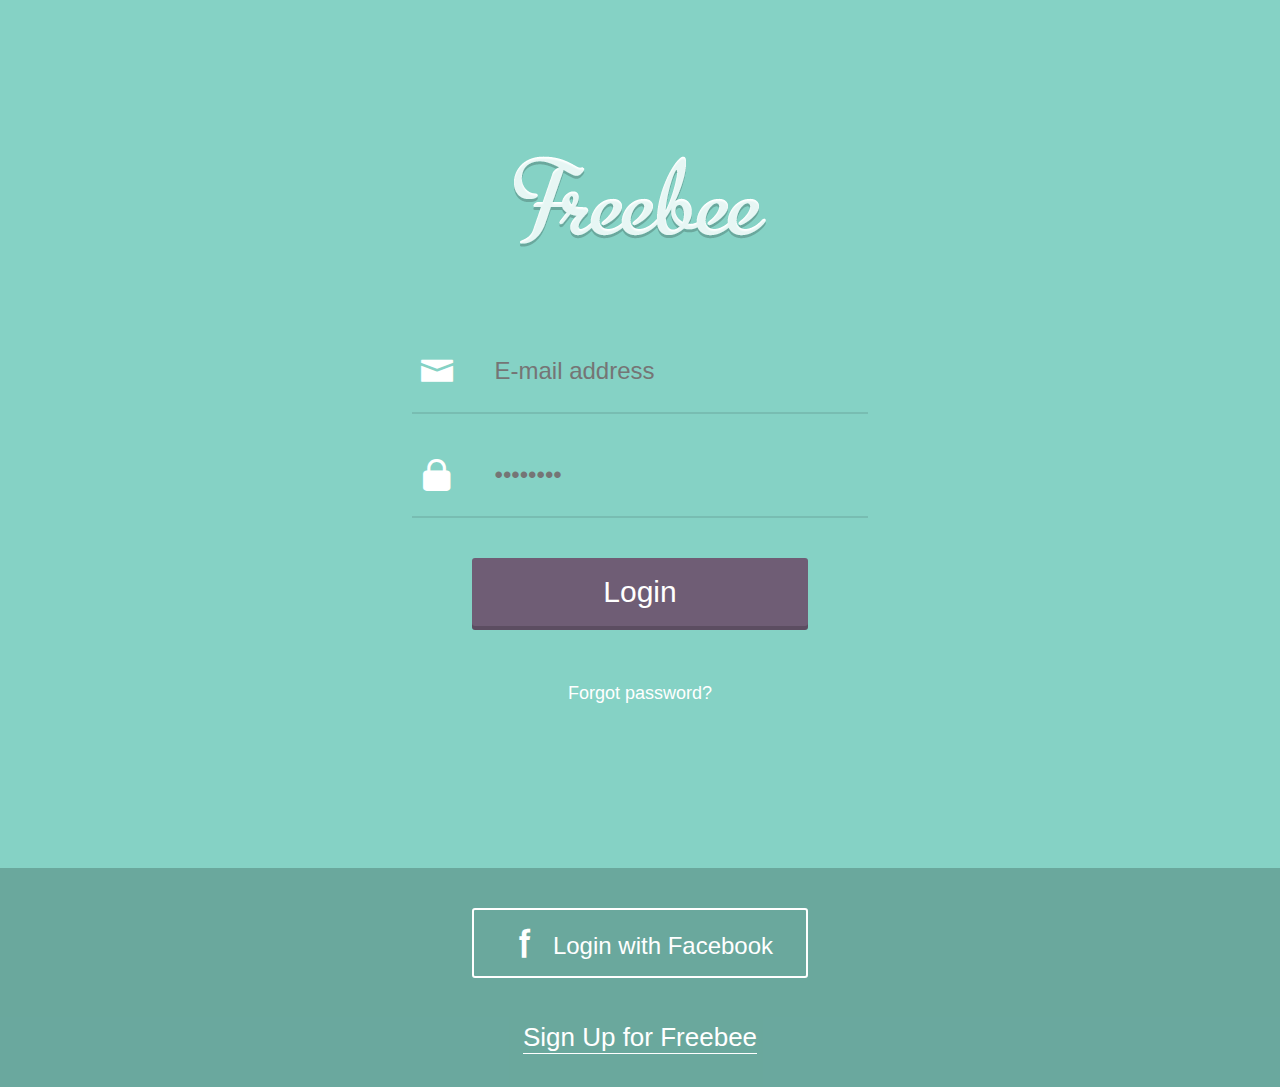
<file: Freebee/index.html>
<!DOCTYPE html>
<html lang="en">
<head>
	<meta charset="UTF-8" />
	<title>Free Bee</title>
	<link rel="stylesheet" href="./css/login.css" />
	<link rel="stylesheet" href="./css/all_freebee.css" />
	<link rel="stylesheet" href="./font/iconfont.css" />
	<meta id="viewport" name="viewport" content="width=640px,minimum-scale=1,maximum-scale=1">
	<script src="js/jquery-3.3.1.min.js"></script>
	<script src="js/possess.js"></script>
	<script>
		window.onload = window.onresize = function(){
			var view_width = document.getElementsByTagName('html')[0].getBoundingClientRect().width;

			var _html = document.getElementsByTagName('html')[0];
			view_width>640?_html.style.fontSize = 640 / 16 + 'px':_html.style.fontSize = view_width / 16 + 'px';
		}
		</script>
</head>
<body>
	<div class="Login_Top">
		<a href="###" class="logo">
			<h1>
				<img src="images/Freebee_logo.png" alt="" />
			</h1>
		</a>
		<div class="form">
			<form action="./feed.html" method="post">
				<div class="email">
					<span><i class="iconfont">&#xe641;</i></span>
					<input type="email" placeholder="E-mail address" />
				</div>
				<div class="paswd">
					<span><i class="iconfont">&#xe60e;</i></span>
					<input type="password" placeholder="••••••••" />
				</div>
				<div class="login">
					<a href="feed.html" target="_blank">Login</a>
				</div>
				<a href="###" class="forget">Forgot password?</a>
			</form>
		</div>
	</div>
	<div class="footer">
		<div class="fb_btn">
			<a href="###"><span class="iconfont">&#xe689;</span>Login with Facebook</a>
		</div>
		<div class="sign">
			<a href="###" class="sign_up">Sign Up for Freebee</a>
		</div>
	</div>
</body>
</html>
</file>
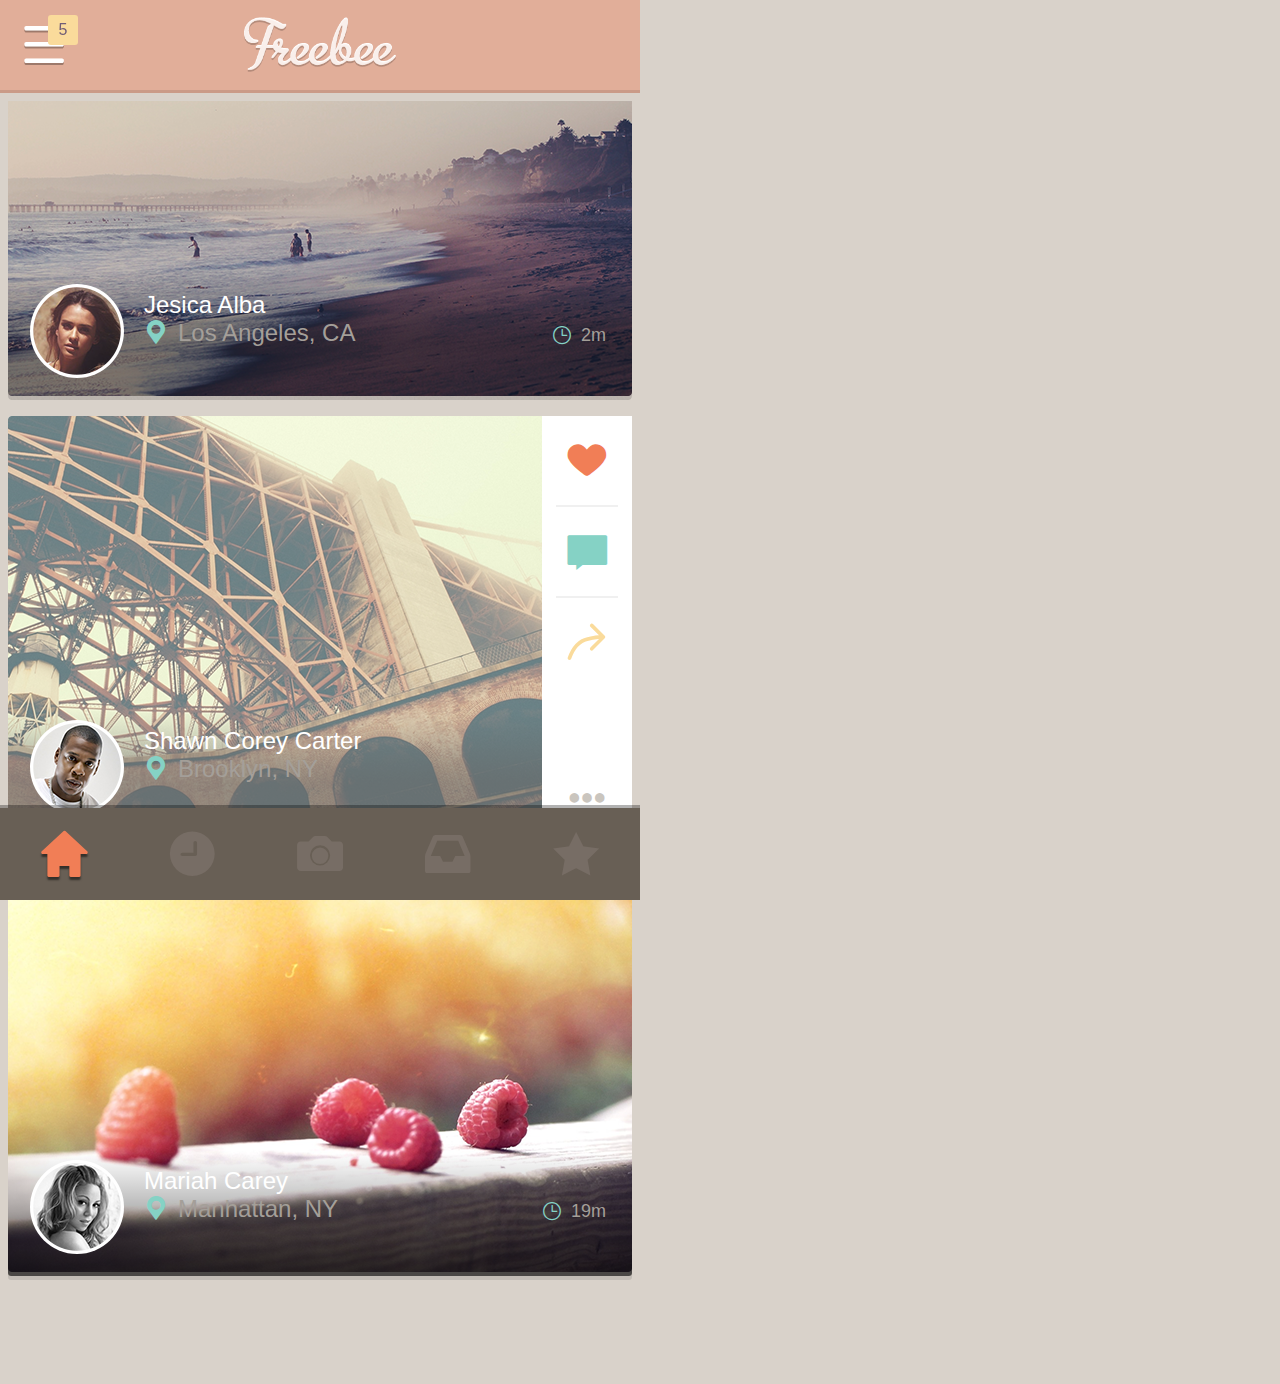
<file: Freebee/feed.html>
<!DOCTYPE html>
<html lang="en">
<head>
	<meta charset="UTF-8" />
	<title>Free Bee</title>
	<link rel="stylesheet" href="./css/feed.css" />
	<link rel="stylesheet" href="./css/all_freebee.css" />
	<link rel="stylesheet" href="./font/iconfont.css" />
	<meta id="viewport" name="viewport" content="width=640px,minimum-scale=1,maximum-scale=1">
	<script src="js/jquery-3.3.1.min.js"></script>
	<script src="js/possess.js"></script>
	<script>
		window.onload = window.onresize = function(){
			var view_width = document.getElementsByTagName('html')[0].getBoundingClientRect().width;

			var _html = document.getElementsByTagName('html')[0];
			view_width>640?_html.style.fontSize = 640 / 16 + 'px':_html.style.fontSize = view_width / 16 + 'px';
		}
	</script>
</head>
<body>
	<div class="cont">
		<div class="feed_menu">
			<div class="search">
				<a href="###" class="sear_btn">
					<i class="iconfont">&#xe608;</i>
				</a>
				<input type="text" class="search_in" placeholder="Search" />
			</div>
			<div class="resert">
				<div class="user">
					<img src="images/Layer 1.png" alt="" />
				</div>
				<a href="###" class="user_name">Carmen Electra</a>
				<div class="brief">
					<i class="iconfont">&#xe625;</i><span>Los Angeles, CA</span>
				</div>
				<div class="poins">
					<span class="active"></span>
					<span></span>
				</div>
			</div>
			<ul class="nav">
				<li class="act"><a href="###"><i class="iconfont">&#xe611;</i><span class="nav_t">Feed</span></a></li>
				<li><a href="###"><i class="iconfont">&#xe66f;</i><span class="nav_t">Explore</span></a><span class="tin">5</span></li>
				<li><a href="###"><i class="iconfont">&#xe628;</i><span class="nav_t">Friends</span></a></li>
				<li><a href="###"><i class="iconfont">&#xe614;</i><span class="nav_t">Rewards</span></a></li>
				<li><a href="###"><i class="iconfont">&#xe616;</i><span class="nav_t">Settings</span></a></li>
			</ul>
		</div>
		<div class="content">
			<div class="header">
				<div class="wrap">
					<a href="###" class="menu_btn">
						<i class="iconfont">&#xe603;</i>
						<span class="corner">5</span>
					</a>
					<div class="logo">
						<img src="images/Freebee_logo.png" alt="" />
					</div>
				</div>
			</div>
			<a href="profile.html">
			<div class="feed_img">
				<div class="overlay">
					<div class="outline">
						<img src="images/img.png" alt="" />
					</div>
					<div class="los">
						<p class="jes">Jesica Alba</p>
						<div class="ang clearfix">
							<div class="ang_text"><span class="iconfont">&#xe625;</span>Los Angeles, CA</div>
							<div class="ang_r"><span class="iconfont">&#xe7b9;</span><em>2m</em></div>
						</div>
					</div>
				</div>
			</div>
			</a>
			<a href="profile.html">
			<div class="feed_t">
				<div class="fed_left">
					<div class="overlay">
						<div class="outline">
							<img src="images/Layer 4.png" alt="" />
						</div>
						<div class="los">
							<p class="jes">Shawn Corey Carter</p>
							<div class="ang clearfix">
								<div class="ang_text"><span class="iconfont">&#xe625;</span>Brooklyn, NY</div>
							</div>
						</div>
					</div>
				</div>
				<div class="fed_r">
					<a href="###" class="it color1">
						<i class="iconfont">&#xe600;</i>
					</a>
					<a href="###" class="it color2">
						<i class="iconfont">&#xe626;</i>
					</a>
					<a href="###" class="it color3">
						<i class="iconfont">&#xe612;</i>
					</a>
					<a href="###" class="it color4">
						<i class="iconfont">&#xe621;</i>
					</a>
				</div>
			</div>
		</a>
		<a href="profile.html">
			<div class="feed_tr">
				<div class="overla">
					<div class="outline">
						<img src="images/Layer 6.png" alt="" />
					</div>
					<div class="los">
						<p class="jes">Mariah Carey</p>
						<div class="ang clearfix">
							<div class="ang_text"><span class="iconfont">&#xe625;</span>Manhattan, NY</div>
							<div class="ang_r"><span class="iconfont">&#xe7b9;</span><em>19m</em></div>
						</div>
					</div>
				</div>
			</div>
		</a>
			<div class="bo_nav">
				<ul class="nav_item">
					<li class="active"><a href="###"><i class="iconfont">&#xe622;</i></a></li>
					<li><a href="###"><i class="iconfont">&#xe62d;</i></a></li>
					<li><a href="###"><i class="iconfont">&#xe649;</i></a></li>
					<li><a href="###"><i class="iconfont">&#xe638;</i></a></li>
					<li><a href="###"><i class="iconfont">&#xe645;</i></a></li>
				</ul>
			</div>
		</div>
	</div>
</body>
</html>
</file>
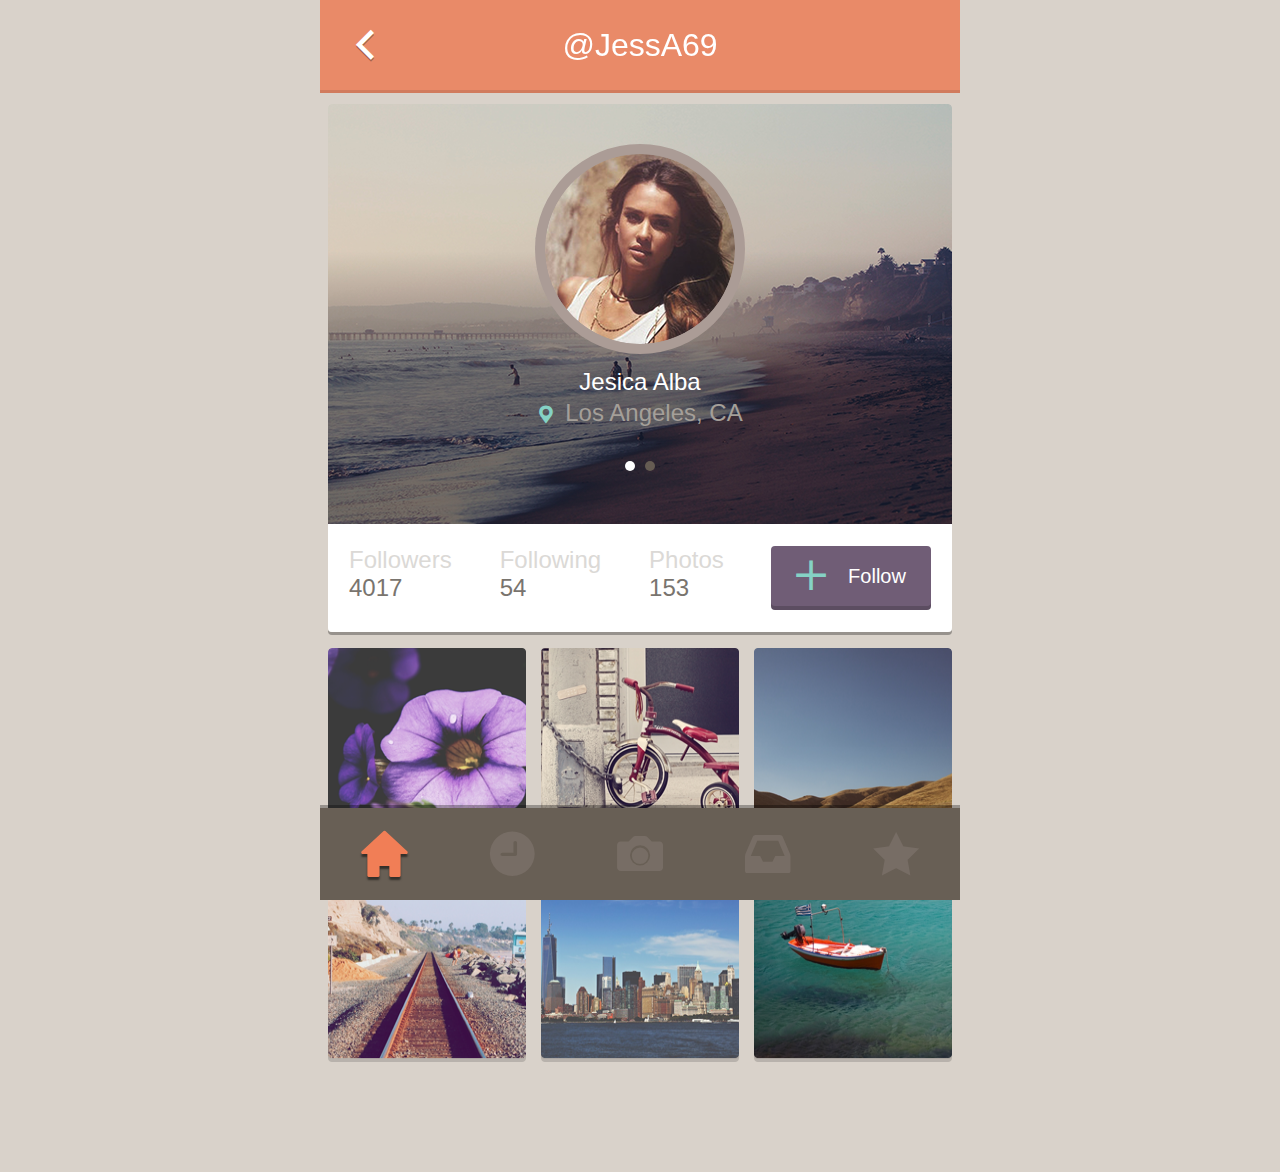
<file: Freebee/profile.html>
<!DOCTYPE html>
<html lang="en">
<head>
	<meta charset="UTF-8" />
	<title>Free Bee</title>
	<link rel="stylesheet" href="./css/file.css" />
	<link rel="stylesheet" href="./css/all_freebee.css" />
	<link rel="stylesheet" href="./font/iconfont.css" />
	<meta id="viewport" name="viewport" content="width=640px,minimum-scale=1,maximum-scale=1">
	<script src="js/jquery-3.3.1.min.js"></script>
	<script src="js/possess.js"></script>
	<script>
		window.onload = window.onresize = function(){
			var view_width = document.getElementsByTagName('html')[0].getBoundingClientRect().width;

			var _html = document.getElementsByTagName('html')[0];
			view_width>640?_html.style.fontSize = 640 / 16 + 'px':_html.style.fontSize = view_width / 16 + 'px';
		}
	</script>
</head>
<body>
	<div class="content">
		<div class="header">
			<div class="wrap">
				<a href="feed.html" class="fanhui">
					<i class="iconfont">&#xe93c;</i>
				</a>
				<div class="logo">
					<a href="###">@JessA69</a>
				</div>
			</div>
		</div>
		<div class="feed_f">
			<div class="feedf_img">
				<div class="use">
					<div class="user">
						<img src="images/imgf.png" alt="" />
					</div>
				</div>
				<a href="###" class="user_name">Jesica Alba</a>
				<p class="trip"><span class="iconfont">&#xe625;</span>Los Angeles, CA</p>
				<div class="poins">
					<span class="active"></span>
					<span></span>
				</div>
			</div>
			<div class="foll">
				<ul class="follow_item">
					<li>
						<p>Followers</p>
						<em>4017</em>
					</li>
					<li>
						<p>Following</p>
						<em>54</em>
					</li>
					<li>
						<p>Photos</p>
						<em>153</em>
					</li>
				</ul>
				<a href="###" class="btn"><span class="iconfont">&#xe93e;</span>Follow</a>
			</div>
		</div>
		<div class="feed_tr">
			<ul class="fed_img">
				<li><a href="###">
					<img src="images/Layer_1.png" alt="" />
				</a></li>
				<li><a href="###">
					<img src="images/Layer_2.png" alt="" />
				</a></li>
				<li><a href="###">
					<img src="images/Layer_3.png" alt="" />
				</a></li>
				<li><a href="###">
					<img src="images/Layer_4.png" alt="" />
				</a></li>
				<li><a href="###">
					<img src="images/Layer_5.png" alt="" />
				</a></li>
				<li><a href="###">
					<img src="images/Layer_6.png" alt="" />
				</a></li>
			</ul>
		</div>
		<div class="bo_nav">
				<ul class="nav_item">
					<li class="active"><a href="###"><i class="iconfont">&#xe622;</i></a></li>
					<li><a href="###"><i class="iconfont">&#xe62d;</i></a></li>
					<li><a href="###"><i class="iconfont">&#xe649;</i></a></li>
					<li><a href="###"><i class="iconfont">&#xe638;</i></a></li>
					<li><a href="###"><i class="iconfont">&#xe645;</i></a></li>
				</ul>
			</div>
	</div>
</body>
</html>
</file>
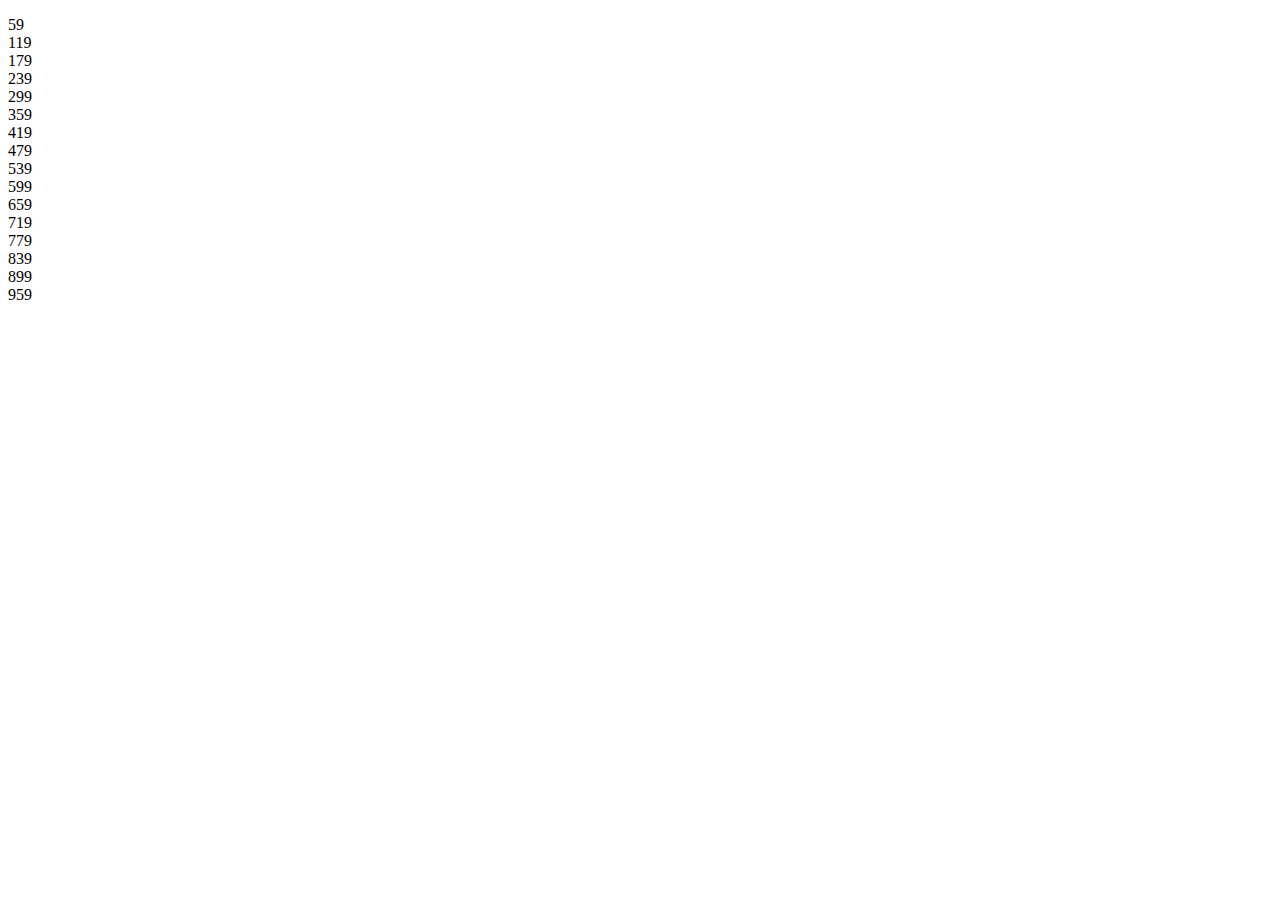
<file: Freebee/css/1.html>
<!DOCTYPE html>
<html lang="en">
<head>
	<meta charset="UTF-8" />
	<title>Document</title>
	<style>
		p{
			color: #000;
		}
	</style>
</head>
<body>
	<p id="th"></p>
	<script>
		th = document.getElementById('th');
		var i =0;
		for (var i =0 ; i<=1000;i++) {
		if(i%5==4&&i%4==3&&i%3==2){
			document.write(i+'<'+'br'+'>')
		}
		}
	</script>
</body>
</html>
</file>
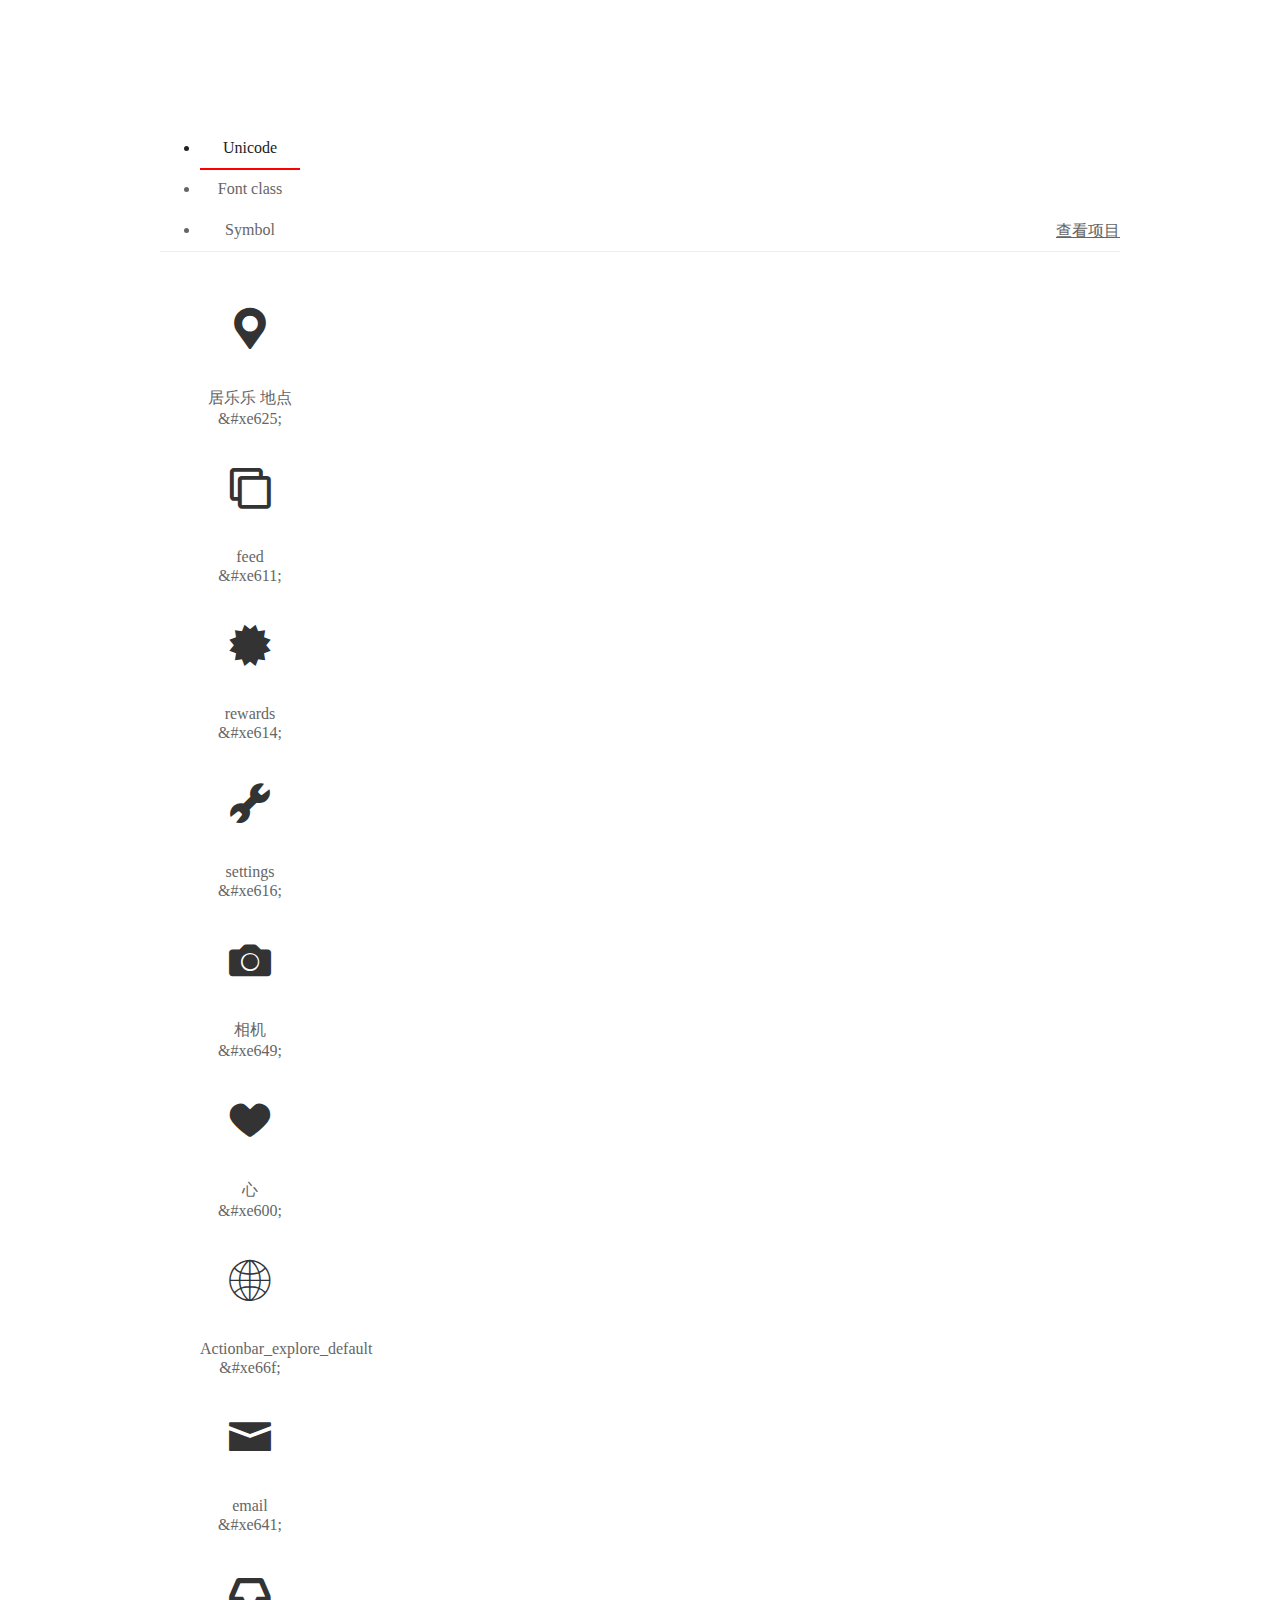
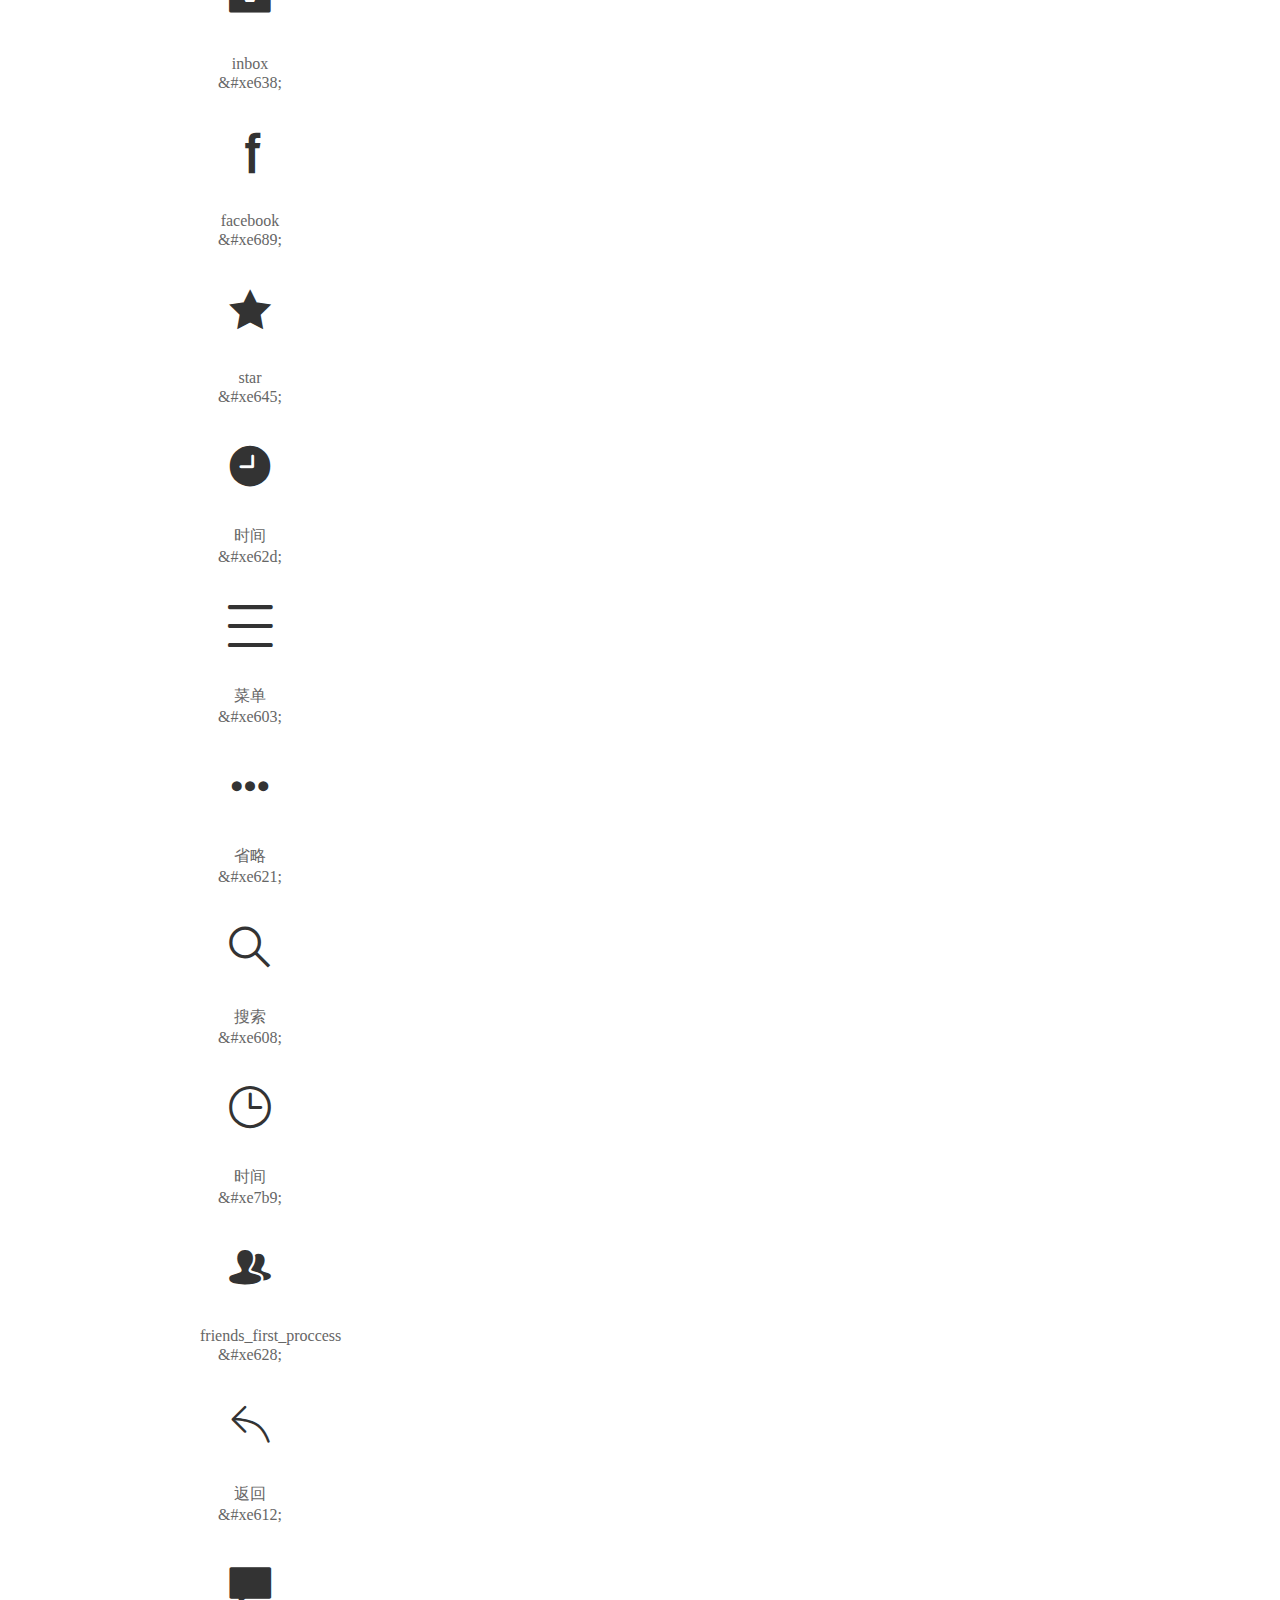
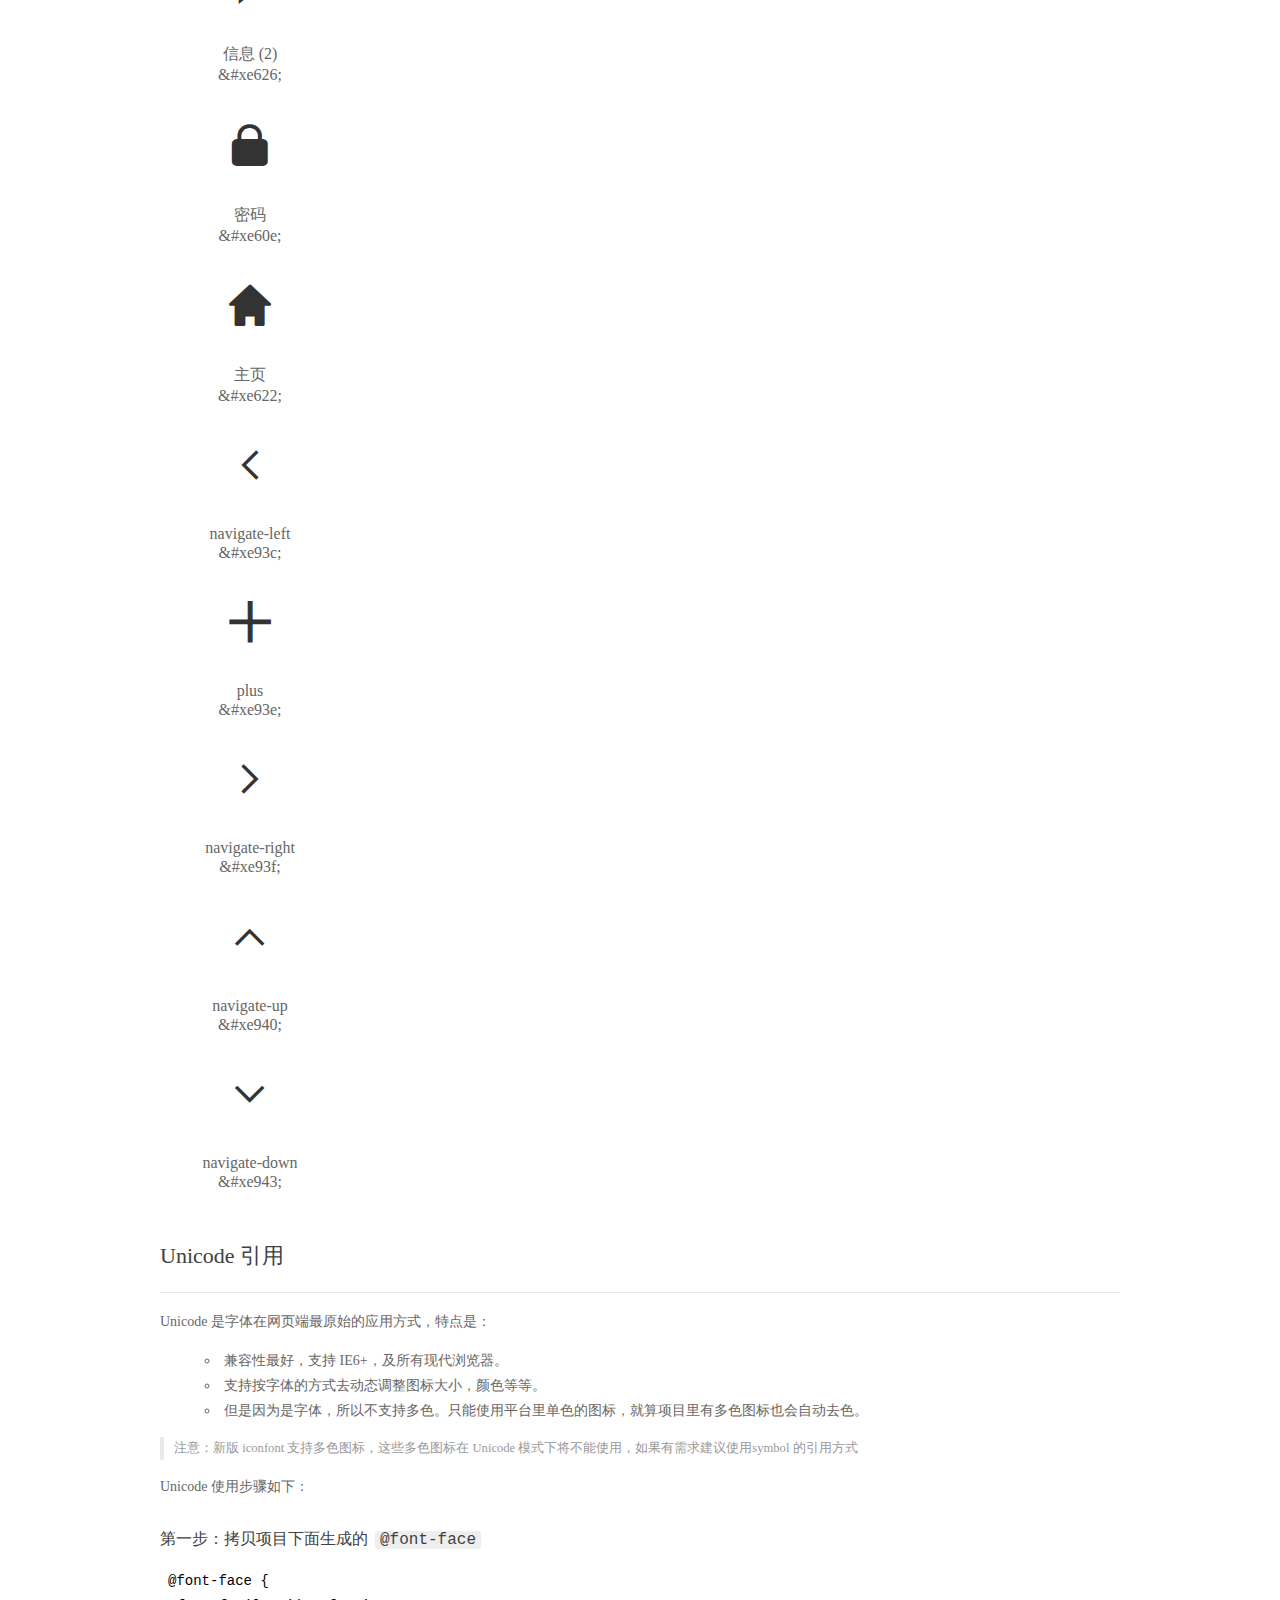
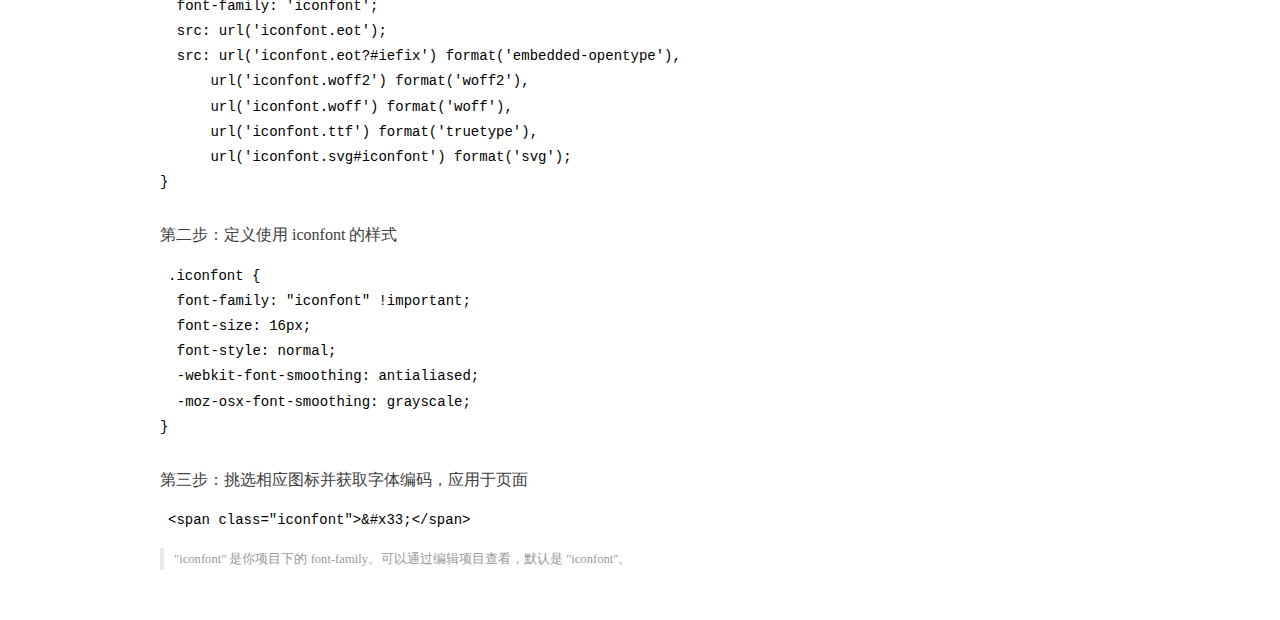
<file: Freebee/font/demo_index.html>
<!DOCTYPE html>
<html>
<head>
  <meta charset="utf-8"/>
  <title>IconFont Demo</title>
  <link rel="shortcut icon" href="https://gtms04.alicdn.com/tps/i4/TB1_oz6GVXXXXaFXpXXJDFnIXXX-64-64.ico" type="image/x-icon"/>
  <link rel="stylesheet" href="https://g.alicdn.com/thx/cube/1.3.2/cube.min.css">
  <link rel="stylesheet" href="demo.css">
  <link rel="stylesheet" href="iconfont.css">
  <script src="iconfont.js"></script>
  <!-- jQuery -->
  <script src="https://a1.alicdn.com/oss/uploads/2018/12/26/7bfddb60-08e8-11e9-9b04-53e73bb6408b.js"></script>
  <!-- 代码高亮 -->
  <script src="https://a1.alicdn.com/oss/uploads/2018/12/26/a3f714d0-08e6-11e9-8a15-ebf944d7534c.js"></script>
</head>
<body>
  <div class="main">
    <h1 class="logo"><a href="https://www.iconfont.cn/" title="iconfont 首页" target="_blank">&#xe86b;</a></h1>
    <div class="nav-tabs">
      <ul id="tabs" class="dib-box">
        <li class="dib active"><span>Unicode</span></li>
        <li class="dib"><span>Font class</span></li>
        <li class="dib"><span>Symbol</span></li>
      </ul>
      
      <a href="https://www.iconfont.cn/manage/index?manage_type=myprojects&projectId=1191717" target="_blank" class="nav-more">查看项目</a>
      
    </div>
    <div class="tab-container">
      <div class="content unicode" style="display: block;">
          <ul class="icon_lists dib-box">
          
            <li class="dib">
              <span class="icon iconfont">&#xe625;</span>
                <div class="name">居乐乐 地点</div>
                <div class="code-name">&amp;#xe625;</div>
              </li>
          
            <li class="dib">
              <span class="icon iconfont">&#xe611;</span>
                <div class="name">feed</div>
                <div class="code-name">&amp;#xe611;</div>
              </li>
          
            <li class="dib">
              <span class="icon iconfont">&#xe614;</span>
                <div class="name">rewards</div>
                <div class="code-name">&amp;#xe614;</div>
              </li>
          
            <li class="dib">
              <span class="icon iconfont">&#xe616;</span>
                <div class="name">settings</div>
                <div class="code-name">&amp;#xe616;</div>
              </li>
          
            <li class="dib">
              <span class="icon iconfont">&#xe649;</span>
                <div class="name">相机</div>
                <div class="code-name">&amp;#xe649;</div>
              </li>
          
            <li class="dib">
              <span class="icon iconfont">&#xe600;</span>
                <div class="name">心</div>
                <div class="code-name">&amp;#xe600;</div>
              </li>
          
            <li class="dib">
              <span class="icon iconfont">&#xe66f;</span>
                <div class="name">Actionbar_explore_default </div>
                <div class="code-name">&amp;#xe66f;</div>
              </li>
          
            <li class="dib">
              <span class="icon iconfont">&#xe641;</span>
                <div class="name">email</div>
                <div class="code-name">&amp;#xe641;</div>
              </li>
          
            <li class="dib">
              <span class="icon iconfont">&#xe638;</span>
                <div class="name">inbox</div>
                <div class="code-name">&amp;#xe638;</div>
              </li>
          
            <li class="dib">
              <span class="icon iconfont">&#xe689;</span>
                <div class="name">facebook</div>
                <div class="code-name">&amp;#xe689;</div>
              </li>
          
            <li class="dib">
              <span class="icon iconfont">&#xe645;</span>
                <div class="name">star</div>
                <div class="code-name">&amp;#xe645;</div>
              </li>
          
            <li class="dib">
              <span class="icon iconfont">&#xe62d;</span>
                <div class="name">时间</div>
                <div class="code-name">&amp;#xe62d;</div>
              </li>
          
            <li class="dib">
              <span class="icon iconfont">&#xe603;</span>
                <div class="name">菜单</div>
                <div class="code-name">&amp;#xe603;</div>
              </li>
          
            <li class="dib">
              <span class="icon iconfont">&#xe621;</span>
                <div class="name">省略</div>
                <div class="code-name">&amp;#xe621;</div>
              </li>
          
            <li class="dib">
              <span class="icon iconfont">&#xe608;</span>
                <div class="name">搜索</div>
                <div class="code-name">&amp;#xe608;</div>
              </li>
          
            <li class="dib">
              <span class="icon iconfont">&#xe7b9;</span>
                <div class="name">时间</div>
                <div class="code-name">&amp;#xe7b9;</div>
              </li>
          
            <li class="dib">
              <span class="icon iconfont">&#xe628;</span>
                <div class="name">friends_first_proccess</div>
                <div class="code-name">&amp;#xe628;</div>
              </li>
          
            <li class="dib">
              <span class="icon iconfont">&#xe612;</span>
                <div class="name">返回</div>
                <div class="code-name">&amp;#xe612;</div>
              </li>
          
            <li class="dib">
              <span class="icon iconfont">&#xe626;</span>
                <div class="name">信息 (2)</div>
                <div class="code-name">&amp;#xe626;</div>
              </li>
          
            <li class="dib">
              <span class="icon iconfont">&#xe60e;</span>
                <div class="name">密码</div>
                <div class="code-name">&amp;#xe60e;</div>
              </li>
          
            <li class="dib">
              <span class="icon iconfont">&#xe622;</span>
                <div class="name">主页</div>
                <div class="code-name">&amp;#xe622;</div>
              </li>
          
            <li class="dib">
              <span class="icon iconfont">&#xe93c;</span>
                <div class="name">navigate-left</div>
                <div class="code-name">&amp;#xe93c;</div>
              </li>
          
            <li class="dib">
              <span class="icon iconfont">&#xe93e;</span>
                <div class="name">plus</div>
                <div class="code-name">&amp;#xe93e;</div>
              </li>
          
            <li class="dib">
              <span class="icon iconfont">&#xe93f;</span>
                <div class="name">navigate-right</div>
                <div class="code-name">&amp;#xe93f;</div>
              </li>
          
            <li class="dib">
              <span class="icon iconfont">&#xe940;</span>
                <div class="name">navigate-up</div>
                <div class="code-name">&amp;#xe940;</div>
              </li>
          
            <li class="dib">
              <span class="icon iconfont">&#xe943;</span>
                <div class="name">navigate-down</div>
                <div class="code-name">&amp;#xe943;</div>
              </li>
          
          </ul>
          <div class="article markdown">
          <h2 id="unicode-">Unicode 引用</h2>
          <hr>

          <p>Unicode 是字体在网页端最原始的应用方式，特点是：</p>
          <ul>
            <li>兼容性最好，支持 IE6+，及所有现代浏览器。</li>
            <li>支持按字体的方式去动态调整图标大小，颜色等等。</li>
            <li>但是因为是字体，所以不支持多色。只能使用平台里单色的图标，就算项目里有多色图标也会自动去色。</li>
          </ul>
          <blockquote>
            <p>注意：新版 iconfont 支持多色图标，这些多色图标在 Unicode 模式下将不能使用，如果有需求建议使用symbol 的引用方式</p>
          </blockquote>
          <p>Unicode 使用步骤如下：</p>
          <h3 id="-font-face">第一步：拷贝项目下面生成的 <code>@font-face</code></h3>
<pre><code class="language-css"
>@font-face {
  font-family: 'iconfont';
  src: url('iconfont.eot');
  src: url('iconfont.eot?#iefix') format('embedded-opentype'),
      url('iconfont.woff2') format('woff2'),
      url('iconfont.woff') format('woff'),
      url('iconfont.ttf') format('truetype'),
      url('iconfont.svg#iconfont') format('svg');
}
</code></pre>
          <h3 id="-iconfont-">第二步：定义使用 iconfont 的样式</h3>
<pre><code class="language-css"
>.iconfont {
  font-family: "iconfont" !important;
  font-size: 16px;
  font-style: normal;
  -webkit-font-smoothing: antialiased;
  -moz-osx-font-smoothing: grayscale;
}
</code></pre>
          <h3 id="-">第三步：挑选相应图标并获取字体编码，应用于页面</h3>
<pre>
<code class="language-html"
>&lt;span class="iconfont"&gt;&amp;#x33;&lt;/span&gt;
</code></pre>
          <blockquote>
            <p>"iconfont" 是你项目下的 font-family。可以通过编辑项目查看，默认是 "iconfont"。</p>
          </blockquote>
          </div>
      </div>
      <div class="content font-class">
        <ul class="icon_lists dib-box">
          
          <li class="dib">
            <span class="icon iconfont icon-ditu"></span>
            <div class="name">
              居乐乐 地点
            </div>
            <div class="code-name">.icon-ditu
            </div>
          </li>
          
          <li class="dib">
            <span class="icon iconfont icon-feed"></span>
            <div class="name">
              feed
            </div>
            <div class="code-name">.icon-feed
            </div>
          </li>
          
          <li class="dib">
            <span class="icon iconfont icon-rewards"></span>
            <div class="name">
              rewards
            </div>
            <div class="code-name">.icon-rewards
            </div>
          </li>
          
          <li class="dib">
            <span class="icon iconfont icon-settings"></span>
            <div class="name">
              settings
            </div>
            <div class="code-name">.icon-settings
            </div>
          </li>
          
          <li class="dib">
            <span class="icon iconfont icon-xiangji"></span>
            <div class="name">
              相机
            </div>
            <div class="code-name">.icon-xiangji
            </div>
          </li>
          
          <li class="dib">
            <span class="icon iconfont icon-xin"></span>
            <div class="name">
              心
            </div>
            <div class="code-name">.icon-xin
            </div>
          </li>
          
          <li class="dib">
            <span class="icon iconfont icon-Actionbar_explore_default"></span>
            <div class="name">
              Actionbar_explore_default 
            </div>
            <div class="code-name">.icon-Actionbar_explore_default
            </div>
          </li>
          
          <li class="dib">
            <span class="icon iconfont icon-email"></span>
            <div class="name">
              email
            </div>
            <div class="code-name">.icon-email
            </div>
          </li>
          
          <li class="dib">
            <span class="icon iconfont icon-inbox"></span>
            <div class="name">
              inbox
            </div>
            <div class="code-name">.icon-inbox
            </div>
          </li>
          
          <li class="dib">
            <span class="icon iconfont icon-Ankerwebicon-"></span>
            <div class="name">
              facebook
            </div>
            <div class="code-name">.icon-Ankerwebicon-
            </div>
          </li>
          
          <li class="dib">
            <span class="icon iconfont icon-star"></span>
            <div class="name">
              star
            </div>
            <div class="code-name">.icon-star
            </div>
          </li>
          
          <li class="dib">
            <span class="icon iconfont icon-shijian"></span>
            <div class="name">
              时间
            </div>
            <div class="code-name">.icon-shijian
            </div>
          </li>
          
          <li class="dib">
            <span class="icon iconfont icon-caidan"></span>
            <div class="name">
              菜单
            </div>
            <div class="code-name">.icon-caidan
            </div>
          </li>
          
          <li class="dib">
            <span class="icon iconfont icon-shenglve"></span>
            <div class="name">
              省略
            </div>
            <div class="code-name">.icon-shenglve
            </div>
          </li>
          
          <li class="dib">
            <span class="icon iconfont icon-icons-"></span>
            <div class="name">
              搜索
            </div>
            <div class="code-name">.icon-icons-
            </div>
          </li>
          
          <li class="dib">
            <span class="icon iconfont icon-shijian1"></span>
            <div class="name">
              时间
            </div>
            <div class="code-name">.icon-shijian1
            </div>
          </li>
          
          <li class="dib">
            <span class="icon iconfont icon-shouciliuchenghaoyouicon"></span>
            <div class="name">
              friends_first_proccess
            </div>
            <div class="code-name">.icon-shouciliuchenghaoyouicon
            </div>
          </li>
          
          <li class="dib">
            <span class="icon iconfont icon-Return"></span>
            <div class="name">
              返回
            </div>
            <div class="code-name">.icon-Return
            </div>
          </li>
          
          <li class="dib">
            <span class="icon iconfont icon-xinxi"></span>
            <div class="name">
              信息 (2)
            </div>
            <div class="code-name">.icon-xinxi
            </div>
          </li>
          
          <li class="dib">
            <span class="icon iconfont icon-mima"></span>
            <div class="name">
              密码
            </div>
            <div class="code-name">.icon-mima
            </div>
          </li>
          
          <li class="dib">
            <span class="icon iconfont icon-zhuye"></span>
            <div class="name">
              主页
            </div>
            <div class="code-name">.icon-zhuye
            </div>
          </li>
          
          <li class="dib">
            <span class="icon iconfont icon-navigate-left"></span>
            <div class="name">
              navigate-left
            </div>
            <div class="code-name">.icon-navigate-left
            </div>
          </li>
          
          <li class="dib">
            <span class="icon iconfont icon-plus"></span>
            <div class="name">
              plus
            </div>
            <div class="code-name">.icon-plus
            </div>
          </li>
          
          <li class="dib">
            <span class="icon iconfont icon-navigate-right"></span>
            <div class="name">
              navigate-right
            </div>
            <div class="code-name">.icon-navigate-right
            </div>
          </li>
          
          <li class="dib">
            <span class="icon iconfont icon-navigate-up"></span>
            <div class="name">
              navigate-up
            </div>
            <div class="code-name">.icon-navigate-up
            </div>
          </li>
          
          <li class="dib">
            <span class="icon iconfont icon-navigate-down"></span>
            <div class="name">
              navigate-down
            </div>
            <div class="code-name">.icon-navigate-down
            </div>
          </li>
          
        </ul>
        <div class="article markdown">
        <h2 id="font-class-">font-class 引用</h2>
        <hr>

        <p>font-class 是 Unicode 使用方式的一种变种，主要是解决 Unicode 书写不直观，语意不明确的问题。</p>
        <p>与 Unicode 使用方式相比，具有如下特点：</p>
        <ul>
          <li>兼容性良好，支持 IE8+，及所有现代浏览器。</li>
          <li>相比于 Unicode 语意明确，书写更直观。可以很容易分辨这个 icon 是什么。</li>
          <li>因为使用 class 来定义图标，所以当要替换图标时，只需要修改 class 里面的 Unicode 引用。</li>
          <li>不过因为本质上还是使用的字体，所以多色图标还是不支持的。</li>
        </ul>
        <p>使用步骤如下：</p>
        <h3 id="-fontclass-">第一步：引入项目下面生成的 fontclass 代码：</h3>
<pre><code class="language-html">&lt;link rel="stylesheet" href="./iconfont.css"&gt;
</code></pre>
        <h3 id="-">第二步：挑选相应图标并获取类名，应用于页面：</h3>
<pre><code class="language-html">&lt;span class="iconfont icon-xxx"&gt;&lt;/span&gt;
</code></pre>
        <blockquote>
          <p>"
            iconfont" 是你项目下的 font-family。可以通过编辑项目查看，默认是 "iconfont"。</p>
        </blockquote>
      </div>
      </div>
      <div class="content symbol">
          <ul class="icon_lists dib-box">
          
            <li class="dib">
                <svg class="icon svg-icon" aria-hidden="true">
                  <use xlink:href="#icon-ditu"></use>
                </svg>
                <div class="name">居乐乐 地点</div>
                <div class="code-name">#icon-ditu</div>
            </li>
          
            <li class="dib">
                <svg class="icon svg-icon" aria-hidden="true">
                  <use xlink:href="#icon-feed"></use>
                </svg>
                <div class="name">feed</div>
                <div class="code-name">#icon-feed</div>
            </li>
          
            <li class="dib">
                <svg class="icon svg-icon" aria-hidden="true">
                  <use xlink:href="#icon-rewards"></use>
                </svg>
                <div class="name">rewards</div>
                <div class="code-name">#icon-rewards</div>
            </li>
          
            <li class="dib">
                <svg class="icon svg-icon" aria-hidden="true">
                  <use xlink:href="#icon-settings"></use>
                </svg>
                <div class="name">settings</div>
                <div class="code-name">#icon-settings</div>
            </li>
          
            <li class="dib">
                <svg class="icon svg-icon" aria-hidden="true">
                  <use xlink:href="#icon-xiangji"></use>
                </svg>
                <div class="name">相机</div>
                <div class="code-name">#icon-xiangji</div>
            </li>
          
            <li class="dib">
                <svg class="icon svg-icon" aria-hidden="true">
                  <use xlink:href="#icon-xin"></use>
                </svg>
                <div class="name">心</div>
                <div class="code-name">#icon-xin</div>
            </li>
          
            <li class="dib">
                <svg class="icon svg-icon" aria-hidden="true">
                  <use xlink:href="#icon-Actionbar_explore_default"></use>
                </svg>
                <div class="name">Actionbar_explore_default </div>
                <div class="code-name">#icon-Actionbar_explore_default</div>
            </li>
          
            <li class="dib">
                <svg class="icon svg-icon" aria-hidden="true">
                  <use xlink:href="#icon-email"></use>
                </svg>
                <div class="name">email</div>
                <div class="code-name">#icon-email</div>
            </li>
          
            <li class="dib">
                <svg class="icon svg-icon" aria-hidden="true">
                  <use xlink:href="#icon-inbox"></use>
                </svg>
                <div class="name">inbox</div>
                <div class="code-name">#icon-inbox</div>
            </li>
          
            <li class="dib">
                <svg class="icon svg-icon" aria-hidden="true">
                  <use xlink:href="#icon-Ankerwebicon-"></use>
                </svg>
                <div class="name">facebook</div>
                <div class="code-name">#icon-Ankerwebicon-</div>
            </li>
          
            <li class="dib">
                <svg class="icon svg-icon" aria-hidden="true">
                  <use xlink:href="#icon-star"></use>
                </svg>
                <div class="name">star</div>
                <div class="code-name">#icon-star</div>
            </li>
          
            <li class="dib">
                <svg class="icon svg-icon" aria-hidden="true">
                  <use xlink:href="#icon-shijian"></use>
                </svg>
                <div class="name">时间</div>
                <div class="code-name">#icon-shijian</div>
            </li>
          
            <li class="dib">
                <svg class="icon svg-icon" aria-hidden="true">
                  <use xlink:href="#icon-caidan"></use>
                </svg>
                <div class="name">菜单</div>
                <div class="code-name">#icon-caidan</div>
            </li>
          
            <li class="dib">
                <svg class="icon svg-icon" aria-hidden="true">
                  <use xlink:href="#icon-shenglve"></use>
                </svg>
                <div class="name">省略</div>
                <div class="code-name">#icon-shenglve</div>
            </li>
          
            <li class="dib">
                <svg class="icon svg-icon" aria-hidden="true">
                  <use xlink:href="#icon-icons-"></use>
                </svg>
                <div class="name">搜索</div>
                <div class="code-name">#icon-icons-</div>
            </li>
          
            <li class="dib">
                <svg class="icon svg-icon" aria-hidden="true">
                  <use xlink:href="#icon-shijian1"></use>
                </svg>
                <div class="name">时间</div>
                <div class="code-name">#icon-shijian1</div>
            </li>
          
            <li class="dib">
                <svg class="icon svg-icon" aria-hidden="true">
                  <use xlink:href="#icon-shouciliuchenghaoyouicon"></use>
                </svg>
                <div class="name">friends_first_proccess</div>
                <div class="code-name">#icon-shouciliuchenghaoyouicon</div>
            </li>
          
            <li class="dib">
                <svg class="icon svg-icon" aria-hidden="true">
                  <use xlink:href="#icon-Return"></use>
                </svg>
                <div class="name">返回</div>
                <div class="code-name">#icon-Return</div>
            </li>
          
            <li class="dib">
                <svg class="icon svg-icon" aria-hidden="true">
                  <use xlink:href="#icon-xinxi"></use>
                </svg>
                <div class="name">信息 (2)</div>
                <div class="code-name">#icon-xinxi</div>
            </li>
          
            <li class="dib">
                <svg class="icon svg-icon" aria-hidden="true">
                  <use xlink:href="#icon-mima"></use>
                </svg>
                <div class="name">密码</div>
                <div class="code-name">#icon-mima</div>
            </li>
          
            <li class="dib">
                <svg class="icon svg-icon" aria-hidden="true">
                  <use xlink:href="#icon-zhuye"></use>
                </svg>
                <div class="name">主页</div>
                <div class="code-name">#icon-zhuye</div>
            </li>
          
            <li class="dib">
                <svg class="icon svg-icon" aria-hidden="true">
                  <use xlink:href="#icon-navigate-left"></use>
                </svg>
                <div class="name">navigate-left</div>
                <div class="code-name">#icon-navigate-left</div>
            </li>
          
            <li class="dib">
                <svg class="icon svg-icon" aria-hidden="true">
                  <use xlink:href="#icon-plus"></use>
                </svg>
                <div class="name">plus</div>
                <div class="code-name">#icon-plus</div>
            </li>
          
            <li class="dib">
                <svg class="icon svg-icon" aria-hidden="true">
                  <use xlink:href="#icon-navigate-right"></use>
                </svg>
                <div class="name">navigate-right</div>
                <div class="code-name">#icon-navigate-right</div>
            </li>
          
            <li class="dib">
                <svg class="icon svg-icon" aria-hidden="true">
                  <use xlink:href="#icon-navigate-up"></use>
                </svg>
                <div class="name">navigate-up</div>
                <div class="code-name">#icon-navigate-up</div>
            </li>
          
            <li class="dib">
                <svg class="icon svg-icon" aria-hidden="true">
                  <use xlink:href="#icon-navigate-down"></use>
                </svg>
                <div class="name">navigate-down</div>
                <div class="code-name">#icon-navigate-down</div>
            </li>
          
          </ul>
          <div class="article markdown">
          <h2 id="symbol-">Symbol 引用</h2>
          <hr>

          <p>这是一种全新的使用方式，应该说这才是未来的主流，也是平台目前推荐的用法。相关介绍可以参考这篇<a href="">文章</a>
            这种用法其实是做了一个 SVG 的集合，与另外两种相比具有如下特点：</p>
          <ul>
            <li>支持多色图标了，不再受单色限制。</li>
            <li>通过一些技巧，支持像字体那样，通过 <code>font-size</code>, <code>color</code> 来调整样式。</li>
            <li>兼容性较差，支持 IE9+，及现代浏览器。</li>
            <li>浏览器渲染 SVG 的性能一般，还不如 png。</li>
          </ul>
          <p>使用步骤如下：</p>
          <h3 id="-symbol-">第一步：引入项目下面生成的 symbol 代码：</h3>
<pre><code class="language-html">&lt;script src="./iconfont.js"&gt;&lt;/script&gt;
</code></pre>
          <h3 id="-css-">第二步：加入通用 CSS 代码（引入一次就行）：</h3>
<pre><code class="language-html">&lt;style&gt;
.icon {
  width: 1em;
  height: 1em;
  vertical-align: -0.15em;
  fill: currentColor;
  overflow: hidden;
}
&lt;/style&gt;
</code></pre>
          <h3 id="-">第三步：挑选相应图标并获取类名，应用于页面：</h3>
<pre><code class="language-html">&lt;svg class="icon" aria-hidden="true"&gt;
  &lt;use xlink:href="#icon-xxx"&gt;&lt;/use&gt;
&lt;/svg&gt;
</code></pre>
          </div>
      </div>

    </div>
  </div>
  <script>
  $(document).ready(function () {
      $('.tab-container .content:first').show()

      $('#tabs li').click(function (e) {
        var tabContent = $('.tab-container .content')
        var index = $(this).index()

        if ($(this).hasClass('active')) {
          return
        } else {
          $('#tabs li').removeClass('active')
          $(this).addClass('active')

          tabContent.hide().eq(index).fadeIn()
        }
      })
    })
  </script>
</body>
</html>
</file>
<file: Freebee/css/login.css>
@charset "utf-8";
body{
	background-color: #85D2C5;
}
.Login_Top{
	width: 11.4rem;
	margin-top: 3.9rem;
	margin-bottom: 4.0rem;
	margin-right: auto;
	margin-left: auto;
	overflow-x: hidden;
	text-align: center;
}
.logo h1 img{
	margin-bottom: 2.075rem;
}
.email,.paswd{
	width: 11.4rem;
	height: 2.05rem;
	border-bottom: 2px solid #78BDB2;
	margin-bottom: 0.5rem;
}
.email span{
	font-size: 0.8rem;
	float: left;
	line-height: 2.05rem;
	color: #fff;
	margin-left: 0.225rem;
	margin-right: 0.95rem;
}
.email input{
	background-color: none;
	width: 9.25rem;
	line-height: 2.05rem;
	font-size: 0.6rem;
	color: #507D76;
	font-weight: 500;
}
.paswd span{
	font-size: 0.8rem;
	float: left;
	line-height: 2.05rem;
	color: #fff;
	margin-left: 0.225rem;
	margin-right: 0.95rem;
}
.paswd input{
	background-color: none;
	width: 9.25rem;
	line-height: 2.05rem;
	font-size: 0.6rem;
	color: #507D76;
	font-weight: 500;
}
.login{
	margin-top: 1rem;
}
.login a{
	width: 8.4rem;
	height: 1.7rem;
	display: block;
	background-color: #6F5D75;
	box-shadow: 0 4px 0px #5C4D61;
	border-radius: 3px;
	margin-left: auto;
	margin-right: auto;
	font-size: 0.75rem;
	line-height: 1.7rem;
	text-align: center;
	color: #fff;
	margin-bottom: 0.925rem;
}
.forget{
	color: #fff;
	font-size: 0.45rem;
	text-align: center;
	font-weight: 300;
}
.footer{
	background-color: rgba(0,0,0,.2);
	padding-top: 1.0rem;
	padding-bottom: 0.8rem;
	text-align: center;
}
.fb_btn{
	width: 8.3rem;
	height: 1.65rem;
	border: 2px solid #fff;
	background: rgba(255,255,255,0);
	text-align: center;
	margin-left: auto;
	margin-right: auto;
	border-radius: 3px;
	margin-bottom: 0.8rem;
}
.fb_btn a{
	color: #fff;
	font-size: 0.6rem;
	line-height: 1.65rem;
	font-weight: 400;
}
.fb_btn a span{
	font-size: 0.75rem;
	line-height: 1.65rem;
	margin-right: 0.375rem;
}
.sign_up{
	font-size: 0.65rem;
	color: #fff;
	font-weight: 400;
	line-height: 0.75rem;
	padding-bottom: 0.025rem;
	border-bottom: 0.025rem solid #fff;
}
.focus{
	border-color: #6F5D75;
}
</file>
<file: Freebee/css/all_freebee.css>
@charset "utf-8";
ul,ol{list-style: none;}
body,ul,ol,p,h1,h2,h3,h4,h5,h6,dl,dd,input,textarea,select,figure{margin: 0;padding: 0;
font-size:100%;
font-weight:normal;
font-family: 'Segoe UI',SegoeUI,'Microsoft YaHei',微软雅黑,"Helvetica Neue",Helvetica,Arial,sans-serif;
}
input,textarea,select{border: none; background-color: transparent; outline: none;}
textarea{resize: none;}
img{border: none;vertical-align: top;}
a{text-decoration: none;}
a {-webkit-tap-highlight-color:transparent;}
html {-webkit-text-size-adjust: none;}
a{outline:0}
em{ font-style: normal;}
.fl{float: left;} .fr{float: right;}
.clearfix:after,.clearfix:before{content: ""; display: table;}
.clearfix:after{clear: both;}
.clearfix{*zoom:1;}
.wrapper{
	width: 15.6rem;
	margin-left: auto;
	margin-right: auto;
}
</file>
<file: Freebee/font/iconfont.css>
@font-face {font-family: "iconfont";
  src: url('iconfont.eot?t=1557921188961'); /* IE9 */
  src: url('iconfont.eot?t=1557921188961#iefix') format('embedded-opentype'), /* IE6-IE8 */
  url('[data-uri]') format('woff2'),
  url('iconfont.woff?t=1557921188961') format('woff'),
  url('iconfont.ttf?t=1557921188961') format('truetype'), /* chrome, firefox, opera, Safari, Android, iOS 4.2+ */
  url('iconfont.svg?t=1557921188961#iconfont') format('svg'); /* iOS 4.1- */
}

.iconfont {
  font-family: "iconfont" !important;
  font-style: normal;
  -webkit-font-smoothing: antialiased;
  -moz-osx-font-smoothing: grayscale;
}

.icon-ditu:before {
  content: "\e625";
}

.icon-feed:before {
  content: "\e611";
}

.icon-rewards:before {
  content: "\e614";
}

.icon-settings:before {
  content: "\e616";
}

.icon-xiangji:before {
  content: "\e649";
}

.icon-xin:before {
  content: "\e600";
}

.icon-Actionbar_explore_default:before {
  content: "\e66f";
}

.icon-email:before {
  content: "\e641";
}

.icon-inbox:before {
  content: "\e638";
}

.icon-Ankerwebicon-:before {
  content: "\e689";
}

.icon-star:before {
  content: "\e645";
}

.icon-shijian:before {
  content: "\e62d";
}

.icon-caidan:before {
  content: "\e603";
}

.icon-shenglve:before {
  content: "\e621";
}

.icon-icons-:before {
  content: "\e608";
}

.icon-shijian1:before {
  content: "\e7b9";
}

.icon-shouciliuchenghaoyouicon:before {
  content: "\e628";
}

.icon-Return:before {
  content: "\e612";
}

.icon-xinxi:before {
  content: "\e626";
}

.icon-mima:before {
  content: "\e60e";
}

.icon-zhuye:before {
  content: "\e622";
}

.icon-navigate-left:before {
  content: "\e93c";
}

.icon-plus:before {
  content: "\e93e";
}

.icon-navigate-right:before {
  content: "\e93f";
}

.icon-navigate-up:before {
  content: "\e940";
}

.icon-navigate-down:before {
  content: "\e943";
}
</file>
<file: Freebee/css/feed.css>
@charset "utf-8";
body{
	background-color: #D9D2CA;
}
.cont{
	width: 16.0rem ！important;
	margin-left: auto;
	margin-right: auto;
	position: relative;
	overflow: hidden;
}
.feed_menu{
	width: 11.325rem;
	height:100%;
	overflow: hidden;
	background-color: #6A6056;
	display: block;
	padding: 0 0.5rem;
	position: absolute;
	z-index: 99999;
	transform: translate3d(-120%,0,0);
	transition: transform .35s;
	display:none;
}
.show{
	transform: translate3d(0,0,0);
	display:block
}
.hide{
	transform: translate3d(12.325rem,0,0);
}
.search{
	width: 10.35rem;
	height: 0.75rem;
	padding: 0.35rem 0.4rem;
	border-radius: 1.45rem;
	background-color: #5D554C;
	margin-top: 0.4rem;
	border: 2px solid #595249;
}
.sear_btn{
	font-size: 0.75rem;
	color: #A49F99;
	float: left;
	display: block;
	line-height: 0.75rem;
}
.sear_btn:hover{
	color: #F17E56;
}
.search_in{
	width: 9.0rem;
	height: 0.75rem;
	float: left;
	background-color: none;
	font-size: 0.55rem;
	margin-left: 0.4rem;
	color: #A49F99;
}
.resert{
	width: 100%;
	height: 10rem;
	margin-top: 0.85rem;
	text-align: center;
	position: relative;
}
.user{
	width: 5.25rem;
	height: 5.25rem;
	position: relative;
	left: 50%;
	transform: translate3d(-50%,0,0);
	background-color: #5D544C;
	border-radius: 50%;
	margin-bottom: 0.6rem;
}
.user img{
	width: 4.75rem;
	position: absolute;
	top: 50%;
	left: 50%;
	transform: translate3d(-50%,-50%,0);
}
.user_name{
	color: #fff;
	font-size: 0.6rem;
}
.brief i{
	font-size: 0.45rem;
	color: #85D2C5;
	margin-right: 0.2rem;
	line-height: 0.6rem;
}
.brief span{
	font-size: 0.6rem;
	color: #A49F99;
	line-height: 0.6rem;
}
.poins{
	width: auto;
	height: 0.25rem;
	position: absolute;
	left: 50%;
	transform: translate3d(-50%,0.85rem,0);
	display: block;
}
.poins span{
	width: 0.25rem;
	height: 0.25rem;
	float: left;
	margin: 0  0.125rem;
	background-color: #655C53;
	border-radius: 50%;
}
.poins span.active{
	background-color: #fff;
}
.nav{
	margin-top: 0.925rem;
}
.nav li{
	padding-left: 0.75rem;
	height: 1.05rem;
	padding-top: 0.5rem;
	padding-bottom: 0.5rem;
	border-top: 2px solid #675E54;
	border-bottom: 2px solid #675E54;
}
.nav li a .nav_t{
	color: #fff;
	font-size: 0.6rem;
	line-height: 1.05rem;
	float: left;
}
.nav li a i{
	font-size: 1.05rem;
	margin-right: 1.05rem;
	float: left;
}
.nav li:nth-child(1) a i{
	color: #F17E56;
}
.nav li:nth-child(2) a i{
	color: #85D2C5;
}
.nav li:nth-child(3) a i{
	color: #AD8FB7;
}
.nav li:nth-child(4) a i{
	color: #FADB9B;
}
.nav li:nth-child(5) a i{
	color: #A8A39F;
}
.nav li.act{
	background-color: #6B6158;
}
.tin{
	width: 1.0rem;
	height: 1.0rem;
	background-color: #fff;
	border-radius: 3px;
	line-height: 1.0rem;
	text-align: center;
	float: right;
	margin-top: 0.025rem;
	font-size: 0.45rem;
	color: #A49F99;
}
.content{
	width: 16.0rem;
	overflow: hidden;
	transition: transform .35s;
	padding-bottom: 2.3rem;
	padding-top: 2.5rem;
}
.header{
	width: 16.0rem;
	height: 2.25rem;
	background-color: rgba(233,138,104,.5);
	position: fixed;
	top: 0;
	border-bottom: 3px solid rgba(0,0,0,.1);
	z-index: 999;
}
.wrap{
	width: 15.6rem;
	margin-left: auto;
	margin-right: auto;
	height: 1.4rem;
	position: relative;
	margin-top: 0.425rem;
}
.menu_btn{
	width: auto;
	color: #fff;
	position: relative;
}
.menu_btn i{
	font-size: 0.9rem;
	margin-left: 0.425rem;
	line-height: 1.4rem;
	font-weight: 700;
	text-shadow: 0 2px 0 rgba(0,0,0,.3);
}
.corner{
	width: 0.75rem;
	height: 0.75rem;
	text-align: center;
	line-height: 0.75rem;
	font-size: 0.4rem;
	color: #705D76;
	position: absolute;
	right: -25%;
	top: -15%;
	background-color: #FADB9B;
	border-radius: 3px;
}
.logo{
	position: absolute;
	top: 0;
	left: 50%;
	transform: translate3d(-50%,0,0);
}
.logo img{
	width: 3.8rem;
}
.feed_img{
	width: 15.6rem;
	height: 7.5rem;
	background:url(../images/Freebee_f.png)no-repeat center center;
	margin: 0 auto;
	position: relative;
}
.overlay{
	width: 15.6rem;
	height: 3.225rem;
	position: absolute;
	bottom: 0;
	left: 0;
}
.outline{
	width: 2.35rem;
	height: 2.35rem;
	border-radius: 50%;
	background-color: #fff;
	float: left;
	margin-top: 0.325rem;
	margin-left: 0.55rem;
	position: relative;
}
.outline img{
	width: 2.2rem;
	height: 2.2rem;
	position: absolute;
	top: 50%;
	left: 50%;
	transform: translate3d(-50%,-50%,0);
}
.los{
	float: left;
	width: 11.55rem;
	height: 1.75rem;
	margin-top: 0.5rem;
	margin-left: 0.5rem;
}
.jes{
	font-size: 0.6rem;
	color: #fff;
}
.ang{
	width:100%;
	height: 0.8rem;
}
.ang_text{
	font-size: 0.6rem;
	color: #a49f99;
	float: left;
}
.ang_text span{
	color: #85D2C5;
	margin-right: 0.25rem;
}
.ang_r{
	float: right;
}
.ang_r span{
	font-size: 0.45rem;
	color: #85D2C5;
	line-height: 0.8rem;
	display: block;
	float: left;
	margin-right: 0.25rem;
}
.ang_r em{
	font-size: 0.45rem;
	color: #a49f99;
	line-height: 0.8rem;
	display: block;
	float: left;
}
.feed_t{
	margin-top: 0.4rem;
	width: 15.6rem;
	height: 10.5rem;
	display: block;
	margin-left: auto;
	margin-right: auto;
	box-shadow: 0 4px 0 rgba(0,0,0,.1);
	border-radius: 3px;
	margin-bottom: 0.4rem;
	position: relative;
}
.fed_left{
	width: 13.35rem;
	height: 10.5rem;
	float: left;
	position: relative;
	background: url(../images/Freebee_t.png)no-repeat;
}
.fed_r{
	width: 1.55rem;
	height: 10.5rem;
	background-color: #fff;
	float:right;
	padding: 0 0.35rem;
}
.it{
	width: 100%;
	display: block;
	text-align: center;
	line-height: 2.2rem;
}
.color1{
	color: #F17E56;
	border-bottom: 2px solid #F0F0F0;
}
.color2{
	color: #85D2C5;
	border-bottom: 2px solid #F0F0F0;
}
.color3{
	color: #FADB9B;
	font-weight: 700;
	transform: rotateY(180deg);
}
.color4{
	color: #CAC5BE;
	margin-top: 1.675rem;
}
.feed_tr{
	width: 15.6rem;
	height: 10.6rem;
	margin-left: auto;
	margin-right: auto;
	box-shadow: 0 4px 0 rgba(0,0,0,.1);
	border-radius: 3px;
	margin-bottom: 0.4rem;
	position: relative;
	overflow: hidden;
	display: block;
	background: url(../images/Layer7.png)no-repeat;
	background-size: 15.6rem 10.6rem;
}
.overla{
	width: 15.6rem;
	height: 3.225rem;
	position: absolute;
	bottom: 0;
	left: 0;
	background-image: -webkit-linear-gradient(to bottom,rgba(0,0,0,0) 5%, rgba(0,0,0,.6) 95%);
	background-image: -o-linear-gradient(to bottom,rgba(0,0,0,0) 5%, rgba(0,0,0,.6) 95%);
	background-image: linear-gradient(to bottom,rgba(0,0,0,0) 5%, rgba(0,0,0,.6) 95%);
}
.bo_nav{
	width: 16.0rem;
	height: 2.3rem;
	background-color: #685F55;
	position: fixed;
	bottom: 0;
	box-shadow: 0 -3px 0 rgba(0,0,0,.3);
}
.nav_item{
	margin-left: auto;
	margin-right: auto;
	height: 2.3rem;
}
.nav_item li{
	width: 20%;
	text-align: center;
	height: 2.3rem;
	float: left;
}
.nav_item li a{
	display: block;
	line-height: 2.3rem;
	font-size: 1.15rem;
	color: #776D65;
}
.nav_item li.active a{
	color: #F17E56;
	text-shadow: 0 3px 2px rgba(0,0,0,.5);
}
</file>
<file: Freebee/css/file.css>
@charset "utf-8";
body{
	background-color: #D9D2CA;
}
.content{
	padding-top: 2.6rem;
	padding-bottom: 2.3rem;
}
.header{
	width: 16.0rem;
	height: 2.25rem;
	margin-left: auto;
	margin-right: auto;
	background-color: rgba(233,138,104,1);
	position: fixed;
	top: 0;
	left: 50%;
	transform: translate3d(-50%,0,0);
	border-bottom: 3px solid rgba(0,0,0,.1);
	z-index: 999;
}
.wrap{
	width: 15.6rem;
	margin-left: auto;
	margin-right: auto;
	height: 1.4rem;
	position: relative;
	margin-top: 0.425rem;
}
.fanhui{
	width: auto;
	color: #fff;
	position: relative;
}
.fanhui i{
	font-size: 1rem;
	margin-left: 0.425rem;
	line-height: 1.4rem;
	font-weight: 700;
	text-shadow: 0 2px 0 rgba(0,0,0,.3);
}
.corner{
	width: 0.75rem;
	height: 0.75rem;
	text-align: center;
	line-height: 0.75rem;
	font-size: 0.4rem;
	color: #705D76;
	position: absolute;
	right: -25%;
	top: -15%;
	background-color: #FADB9B;
	border-radius: 3px;
}
.logo{
	position: absolute;
	top: 50%;
	left: 50%;
	transform: translate3d(-50%,-50%,0);
}
.logo a{
	display: block;
	line-height: 0.75rem;
	font-size: 0.8rem;
	color: #fff;
}
.feed_f{
	width: 15.6rem;
	background: url(../images/feed_i.png);
	margin-left: auto;
	margin-right: auto;
	overflow: hidden;
	border-radius: 4px;
	box-shadow: 0 3px 0 rgba(0,0,0,.3);
	margin-bottom: 0.4rem;
}
.feedf_img{
	position: relative;
	width: 15.6rem;
	height: 10.5rem;
	text-align: center;
	background-image: -webkit-linear-gradient(to bottom,rgba(0,0,0,0) 35%, rgba(0,0,0,.4) 65%);
	background-image: -o-linear-gradient(to bottom,rgba(0,0,0,0) 35%, rgba(0,0,0,.4) 65%);
	background-image: linear-gradient(to bottom,rgba(0,0,0,0) 35%, rgba(0,0,0,.4) 65%);
}
.use{
	height: 5.25rem;
	padding-top: 1.0rem;
}
.user{
	width: 5.25rem;
	height: 5.25rem;
	border-radius: 50%;
	overflow:hidden;
	background-color: #ab9c96;
	position: relative;
	left: 50%;
	transform: translate3d(-50%,0,0);
}
.user img{
	width: 4.75rem;
	height: 4.75rem;
	border-radius: 50%;
	position: absolute;
	left: 50%;
	top: 50%;
	transform: translate3d(-50%,-50%,0);
}
.user_name{
	font-size: 0.6rem;
	color: #fff;
}
.trip{
	font-size: 0.6rem;
	color: #A49F99;
}
.trip span{
	color: #85D2C5;
	font-size: 0.45rem;
	margin-right: 0.25rem;
	line-height: 0.6rem;

}
.poins{
	width: auto;
	height: 0.25rem;
	position: absolute;
	left: 50%;
	transform: translate3d(-50%,0.85rem,0);
	display: block;
}
.poins span{
	width: 0.25rem;
	height: 0.25rem;
	float: left;
	margin: 0  0.125rem;
	background-color: #655C53;
	border-radius: 50%;
}
.poins span.active{
	background-color: #fff;
}
.foll{
	background-color: #fff;
	height: 2.7rem;
	display: block;
	padding: 0 0.525rem;
}
.follow_item{
	float: left;
	height: 1.6rem;
	margin-top: 0.55rem;
	text-align: left;
}
.follow_item li{
	width: auto;
	height: 1.6rem;
	float: left;
}
.follow_item li:nth-child(2){
	margin: 0 1.2rem;
}
.follow_item li p{
	font-size: 0.6rem;
	color: #DBD9D6;
	display: block;
}
.follow_item li em{
	font-style: normal;
	color: #79746E;
	font-size: 0.6rem;

	display: block;
}
.btn{
	width: 4.0rem;
	height: 1.5rem;
	box-shadow: 0 4px 0 #5C4D61;
	border-radius: 4px;
	text-align: center;
	line-height: 1.6rem;
	float: right;
	display: block;
	background-color: #705D76;
	margin-top: 0.55rem;
	font-size: 0.5rem;
	color: #fff;
	line-height: 1.5rem;
	vertical-align: top;
}
.btn span{
	color: #85D2C5;
	font-size: 0.75rem;
	margin-right: 0.55rem;
	line-height: 1.5rem;
	vertical-align: top;
}
.feed_tr{
	width: 15.6rem;
	overflow: hidden;
	border-radius: 4px;
	margin-left: auto;
	margin-right: auto;
}
.fed_img li{
	width: 4.95rem;
	height: 4.95rem;
	float: left;
	margin-right: 0.375rem;
	border-radius: 4px;
	margin-bottom: 0.45rem;
}
.fed_img li img{
	width: 100%;
	height: 100%;
}
.fed_img li:nth-child(3n){
	margin-right: 0;
}
.bo_nav{
	width: 16.0rem;
	height: 2.3rem;
	background-color: #685F55;
	position: fixed;
	bottom: 0;
	left: 50%;
	transform: translate3d(-50%,0,0);
	box-shadow: 0 -3px 0 rgba(0,0,0,.3);
}
.nav_item{
	margin-left: auto;
	margin-right: auto;
	height: 2.3rem;
}
.nav_item li{
	width: 20%;
	text-align: center;
	height: 2.3rem;
	float: left;
}
.nav_item li a{
	display: block;
	line-height: 2.3rem;
	font-size: 1.15rem;
	color: #776D65;
}
.nav_item li.active a{
	color: #F17E56;
	text-shadow: 0 3px 2px rgba(0,0,0,.5);
}
</file>
<file: Freebee/font/demo.css>
/* Logo 字体 */
@font-face {
  font-family: "iconfont logo";
  src: url('https://at.alicdn.com/t/font_985780_km7mi63cihi.eot?t=1545807318834');
  src: url('https://at.alicdn.com/t/font_985780_km7mi63cihi.eot?t=1545807318834#iefix') format('embedded-opentype'),
    url('https://at.alicdn.com/t/font_985780_km7mi63cihi.woff?t=1545807318834') format('woff'),
    url('https://at.alicdn.com/t/font_985780_km7mi63cihi.ttf?t=1545807318834') format('truetype'),
    url('https://at.alicdn.com/t/font_985780_km7mi63cihi.svg?t=1545807318834#iconfont') format('svg');
}

.logo {
  font-family: "iconfont logo";
  font-size: 160px;
  font-style: normal;
  -webkit-font-smoothing: antialiased;
  -moz-osx-font-smoothing: grayscale;
}

/* tabs */
.nav-tabs {
  position: relative;
}

.nav-tabs .nav-more {
  position: absolute;
  right: 0;
  bottom: 0;
  height: 42px;
  line-height: 42px;
  color: #666;
}

#tabs {
  border-bottom: 1px solid #eee;
}

#tabs li {
  cursor: pointer;
  width: 100px;
  height: 40px;
  line-height: 40px;
  text-align: center;
  font-size: 16px;
  border-bottom: 2px solid transparent;
  position: relative;
  z-index: 1;
  margin-bottom: -1px;
  color: #666;
}


#tabs .active {
  border-bottom-color: #f00;
  color: #222;
}

.tab-container .content {
  display: none;
}

/* 页面布局 */
.main {
  padding: 30px 100px;
  width: 960px;
  margin: 0 auto;
}

.main .logo {
  color: #333;
  text-align: left;
  margin-bottom: 30px;
  line-height: 1;
  height: 110px;
  margin-top: -50px;
  overflow: hidden;
  *zoom: 1;
}

.main .logo a {
  font-size: 160px;
  color: #333;
}

.helps {
  margin-top: 40px;
}

.helps pre {
  padding: 20px;
  margin: 10px 0;
  border: solid 1px #e7e1cd;
  background-color: #fffdef;
  overflow: auto;
}

.icon_lists {
  width: 100% !important;
  overflow: hidden;
  *zoom: 1;
}

.icon_lists li {
  width: 100px;
  margin-bottom: 10px;
  margin-right: 20px;
  text-align: center;
  list-style: none !important;
  cursor: default;
}

.icon_lists li .code-name {
  line-height: 1.2;
}

.icon_lists .icon {
  display: block;
  height: 100px;
  line-height: 100px;
  font-size: 42px;
  margin: 10px auto;
  color: #333;
  -webkit-transition: font-size 0.25s linear, width 0.25s linear;
  -moz-transition: font-size 0.25s linear, width 0.25s linear;
  transition: font-size 0.25s linear, width 0.25s linear;
}

.icon_lists .icon:hover {
  font-size: 100px;
}

.icon_lists .svg-icon {
  /* 通过设置 font-size 来改变图标大小 */
  width: 1em;
  /* 图标和文字相邻时，垂直对齐 */
  vertical-align: -0.15em;
  /* 通过设置 color 来改变 SVG 的颜色/fill */
  fill: currentColor;
  /* path 和 stroke 溢出 viewBox 部分在 IE 下会显示
      normalize.css 中也包含这行 */
  overflow: hidden;
}

.icon_lists li .name,
.icon_lists li .code-name {
  color: #666;
}

/* markdown 样式 */
.markdown {
  color: #666;
  font-size: 14px;
  line-height: 1.8;
}

.highlight {
  line-height: 1.5;
}

.markdown img {
  vertical-align: middle;
  max-width: 100%;
}

.markdown h1 {
  color: #404040;
  font-weight: 500;
  line-height: 40px;
  margin-bottom: 24px;
}

.markdown h2,
.markdown h3,
.markdown h4,
.markdown h5,
.markdown h6 {
  color: #404040;
  margin: 1.6em 0 0.6em 0;
  font-weight: 500;
  clear: both;
}

.markdown h1 {
  font-size: 28px;
}

.markdown h2 {
  font-size: 22px;
}

.markdown h3 {
  font-size: 16px;
}

.markdown h4 {
  font-size: 14px;
}

.markdown h5 {
  font-size: 12px;
}

.markdown h6 {
  font-size: 12px;
}

.markdown hr {
  height: 1px;
  border: 0;
  background: #e9e9e9;
  margin: 16px 0;
  clear: both;
}

.markdown p {
  margin: 1em 0;
}

.markdown>p,
.markdown>blockquote,
.markdown>.highlight,
.markdown>ol,
.markdown>ul {
  width: 80%;
}

.markdown ul>li {
  list-style: circle;
}

.markdown>ul li,
.markdown blockquote ul>li {
  margin-left: 20px;
  padding-left: 4px;
}

.markdown>ul li p,
.markdown>ol li p {
  margin: 0.6em 0;
}

.markdown ol>li {
  list-style: decimal;
}

.markdown>ol li,
.markdown blockquote ol>li {
  margin-left: 20px;
  padding-left: 4px;
}

.markdown code {
  margin: 0 3px;
  padding: 0 5px;
  background: #eee;
  border-radius: 3px;
}

.markdown strong,
.markdown b {
  font-weight: 600;
}

.markdown>table {
  border-collapse: collapse;
  border-spacing: 0px;
  empty-cells: show;
  border: 1px solid #e9e9e9;
  width: 95%;
  margin-bottom: 24px;
}

.markdown>table th {
  white-space: nowrap;
  color: #333;
  font-weight: 600;
}

.markdown>table th,
.markdown>table td {
  border: 1px solid #e9e9e9;
  padding: 8px 16px;
  text-align: left;
}

.markdown>table th {
  background: #F7F7F7;
}

.markdown blockquote {
  font-size: 90%;
  color: #999;
  border-left: 4px solid #e9e9e9;
  padding-left: 0.8em;
  margin: 1em 0;
}

.markdown blockquote p {
  margin: 0;
}

.markdown .anchor {
  opacity: 0;
  transition: opacity 0.3s ease;
  margin-left: 8px;
}

.markdown .waiting {
  color: #ccc;
}

.markdown h1:hover .anchor,
.markdown h2:hover .anchor,
.markdown h3:hover .anchor,
.markdown h4:hover .anchor,
.markdown h5:hover .anchor,
.markdown h6:hover .anchor {
  opacity: 1;
  display: inline-block;
}

.markdown>br,
.markdown>p>br {
  clear: both;
}


.hljs {
  display: block;
  background: white;
  padding: 0.5em;
  color: #333333;
  overflow-x: auto;
}

.hljs-comment,
.hljs-meta {
  color: #969896;
}

.hljs-string,
.hljs-variable,
.hljs-template-variable,
.hljs-strong,
.hljs-emphasis,
.hljs-quote {
  color: #df5000;
}

.hljs-keyword,
.hljs-selector-tag,
.hljs-type {
  color: #a71d5d;
}

.hljs-literal,
.hljs-symbol,
.hljs-bullet,
.hljs-attribute {
  color: #0086b3;
}

.hljs-section,
.hljs-name {
  color: #63a35c;
}

.hljs-tag {
  color: #333333;
}

.hljs-title,
.hljs-attr,
.hljs-selector-id,
.hljs-selector-class,
.hljs-selector-attr,
.hljs-selector-pseudo {
  color: #795da3;
}

.hljs-addition {
  color: #55a532;
  background-color: #eaffea;
}

.hljs-deletion {
  color: #bd2c00;
  background-color: #ffecec;
}

.hljs-link {
  text-decoration: underline;
}

/* 代码高亮 */
/* PrismJS 1.15.0
https://prismjs.com/download.html#themes=prism&languages=markup+css+clike+javascript */
/**
 * prism.js default theme for JavaScript, CSS and HTML
 * Based on dabblet (http://dabblet.com)
 * @author Lea Verou
 */
code[class*="language-"],
pre[class*="language-"] {
  color: black;
  background: none;
  text-shadow: 0 1px white;
  font-family: Consolas, Monaco, 'Andale Mono', 'Ubuntu Mono', monospace;
  text-align: left;
  white-space: pre;
  word-spacing: normal;
  word-break: normal;
  word-wrap: normal;
  line-height: 1.5;

  -moz-tab-size: 4;
  -o-tab-size: 4;
  tab-size: 4;

  -webkit-hyphens: none;
  -moz-hyphens: none;
  -ms-hyphens: none;
  hyphens: none;
}

pre[class*="language-"]::-moz-selection,
pre[class*="language-"] ::-moz-selection,
code[class*="language-"]::-moz-selection,
code[class*="language-"] ::-moz-selection {
  text-shadow: none;
  background: #b3d4fc;
}

pre[class*="language-"]::selection,
pre[class*="language-"] ::selection,
code[class*="language-"]::selection,
code[class*="language-"] ::selection {
  text-shadow: none;
  background: #b3d4fc;
}

@media print {

  code[class*="language-"],
  pre[class*="language-"] {
    text-shadow: none;
  }
}

/* Code blocks */
pre[class*="language-"] {
  padding: 1em;
  margin: .5em 0;
  overflow: auto;
}

:not(pre)>code[class*="language-"],
pre[class*="language-"] {
  background: #f5f2f0;
}

/* Inline code */
:not(pre)>code[class*="language-"] {
  padding: .1em;
  border-radius: .3em;
  white-space: normal;
}

.token.comment,
.token.prolog,
.token.doctype,
.token.cdata {
  color: slategray;
}

.token.punctuation {
  color: #999;
}

.namespace {
  opacity: .7;
}

.token.property,
.token.tag,
.token.boolean,
.token.number,
.token.constant,
.token.symbol,
.token.deleted {
  color: #905;
}

.token.selector,
.token.attr-name,
.token.string,
.token.char,
.token.builtin,
.token.inserted {
  color: #690;
}

.token.operator,
.token.entity,
.token.url,
.language-css .token.string,
.style .token.string {
  color: #9a6e3a;
  background: hsla(0, 0%, 100%, .5);
}

.token.atrule,
.token.attr-value,
.token.keyword {
  color: #07a;
}

.token.function,
.token.class-name {
  color: #DD4A68;
}

.token.regex,
.token.important,
.token.variable {
  color: #e90;
}

.token.important,
.token.bold {
  font-weight: bold;
}

.token.italic {
  font-style: italic;
}

.token.entity {
  cursor: help;
}
</file>
